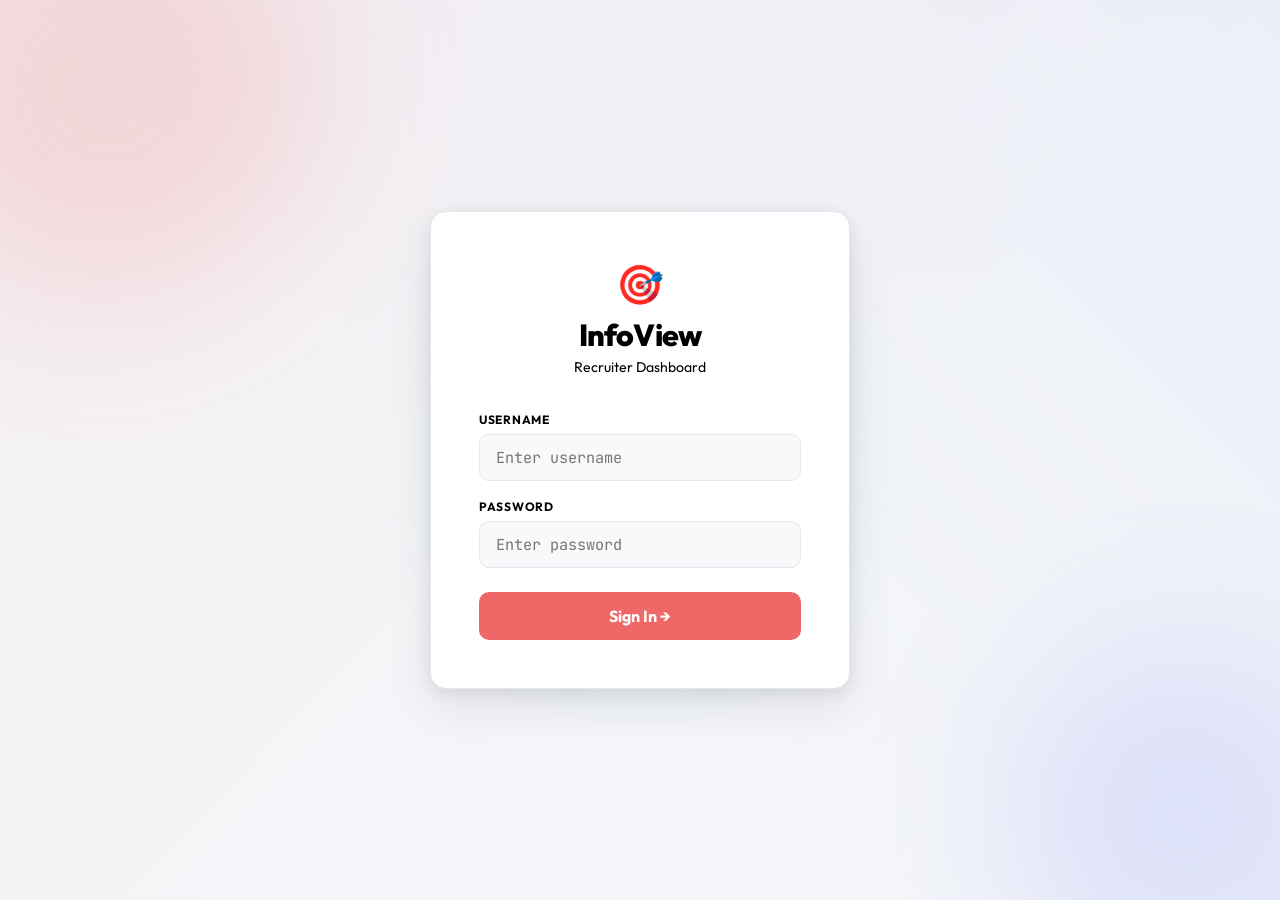
<file: dashboard/index.html>
<!-- FILE: frontend/dashboard/index.html -->
<!DOCTYPE html>
<html lang="en">
<head>
    <meta charset="UTF-8">
    <meta name="viewport" content="width=device-width, initial-scale=1.0">
    <title>InfoView Dashboard</title>
    <link href="https://fonts.googleapis.com/css2?family=JetBrains+Mono:wght@400;500&family=Outfit:wght@300;400;500;600;700;800&display=swap" rel="stylesheet">
    <link rel="stylesheet" href="style.css">
</head>
<body>

    <!-- ── LOGIN ── -->
    <div id="loginScreen" class="login-screen">
        <div class="login-bg">
            <div class="bg-orb orb1"></div>
            <div class="bg-orb orb2"></div>
            <div class="bg-orb orb3"></div>
        </div>
        <div class="login-card">
            <div class="login-brand">
                <div class="brand-icon">🎯</div>
                <h1>InfoView</h1>
                <p>Recruiter Dashboard</p>
            </div>
            <div id="loginError" class="login-error"></div>
            <div class="form-group">
                <label>Username</label>
                <input type="text" id="loginUser" placeholder="Enter username" autocomplete="off">
            </div>
            <div class="form-group">
                <label>Password</label>
                <input type="password" id="loginPass" placeholder="Enter password"
                    onkeydown="if(event.key==='Enter') doLogin()">
            </div>
            <button class="login-btn" onclick="doLogin()">Sign In →</button>
        </div>
    </div>

    <!-- ── DASHBOARD ── -->
    <div id="dashboardScreen" class="dashboard hidden">

        <!-- Sidebar with toggle -->
        <aside class="sidebar" id="sidebar">
            <div class="sidebar-top">
                <div class="sidebar-brand">
                    <span class="brand-icon">🎯</span>
                    <span class="brand-text">InfoView</span>
                </div>
                <button class="sidebar-toggle" id="sidebarToggle" onclick="toggleSidebar()" title="Collapse sidebar">‹</button>
            </div>
            <nav class="sidebar-nav">
                <a class="nav-item active" onclick="showTab('interviews', this)">
                    <span class="nav-icon">📋</span>
                    <span class="nav-label">All Interviews</span>
                </a>
                <a class="nav-item" onclick="showTab('stats', this)">
                    <span class="nav-icon">📊</span>
                    <span class="nav-label">Statistics</span>
                </a>
            </nav>
            <div class="sidebar-footer">
                <button class="logout-btn" onclick="doLogout()">
                    <span class="nav-icon">⇠</span>
                    <span class="nav-label">Logout</span>
                </button>
            </div>
        </aside>

        <!-- Main -->
        <main class="main-content" id="mainContent">

            <!-- Sticky top bar (always visible) -->
            <div class="sticky-topbar">
                <div class="topbar-left">
                    <h2 id="pageTitle">All Interviews</h2>
                    <p id="pageSubtitle">Manage and review all candidate sessions</p>
                </div>
                <div class="topbar-right">
                    <button class="refresh-btn" onclick="loadInterviews()">↻ Refresh</button>
                    <a href="../scheduler/index.html" class="schedule-btn" target="_blank">+ Schedule New</a>
                </div>
            </div>

            <!-- Interviews Tab -->
            <div id="tab-interviews" class="tab-content active">

                <!-- Filter bar (always visible below topbar) -->
                <div class="filter-bar">
                    <input type="text" id="searchInput"
                        placeholder="🔍  Search by name or email…"
                        oninput="filterInterviews()">
                    <select id="statusFilter" onchange="filterInterviews()">
                        <option value="">All Statuses</option>
                        <option value="scheduled">Scheduled</option>
                        <option value="started">Started</option>
                        <option value="in_progress">In Progress</option>
                        <option value="completed">Completed</option>
                        <option value="expired">Expired</option>
                    </select>
                </div>

                <div id="loadingState" class="loading-state">
                    <div class="spinner"></div>
                    <p>Loading interviews…</p>
                </div>
                <div id="emptyState" class="empty-state hidden">
                    <div class="empty-icon">📭</div>
                    <h3>No interviews found</h3>
                    <p>Schedule one to get started</p>
                </div>

                <!-- Table wrapper — fixed height, inner scroll -->
                <div id="interviewsTable" class="table-wrap hidden">
                    <table>
                        <thead>
                            <tr>
                                <th>Candidate</th>
                                <th>Email</th>
                                <th>Job Description</th>
                                <th>Start</th>
                                <th>End</th>
                                <th>Status</th>
                                <th>Score</th>
                                <th>Recommendation</th>
                                <th>Feedback</th>
                               <!-- <th>Action</th> -->
                            </tr>
                        </thead>
                        <tbody id="tableBody"></tbody>
                    </table>
                </div>
            </div>

            <!-- Stats Tab -->
            <div id="tab-stats" class="tab-content">
                <div class="stats-grid">
                    <div class="stat-card">
                        <div class="stat-icon">📅</div>
                        <div class="stat-val" id="statTotal">—</div>
                        <div class="stat-label">Total Scheduled</div>
                    </div>
                    <div class="stat-card">
                        <div class="stat-icon">✅</div>
                        <div class="stat-val" id="statCompleted">—</div>
                        <div class="stat-label">Completed</div>
                    </div>
                    <div class="stat-card">
                        <div class="stat-icon">🔴</div>
                        <div class="stat-val" id="statInProgress">—</div>
                        <div class="stat-label">In Progress</div>
                    </div>
                    <div class="stat-card">
                        <div class="stat-icon">⏳</div>
                        <div class="stat-val" id="statWaiting">—</div>
                        <div class="stat-label">Upcoming</div>
                    </div>
                    
                    <div class="stat-card">
                        <div class="stat-icon">⭐</div>
                        <div class="stat-val" id="statAvgScore">—</div>
                        <div class="stat-label">Avg Score</div>
                    </div> 
                    
                    <div class="stat-card">
                        <div class="stat-icon">👍</div>
                        <div class="stat-val" id="statYesRate">—</div>
                        <div class="stat-label">"Yes" Rate</div>
                    </div>
                </div>
            </div>

        </main>
    </div>

    <!-- ── READ MORE MODAL ── -->
    <div id="readMoreModal" class="modal-overlay hidden"
        onclick="if(event.target===this) closeReadMore()">
        <div class="modal-card readmore-card">
            <div class="modal-top">
                <h3 id="readMoreTitle">Details</h3>
                <button class="modal-close" onclick="closeReadMore()">✕</button>
            </div>
            <div id="readMoreBody" class="readmore-body"></div>
        </div>
    </div>

    <!-- ── DELETE MODAL ── 
    <div id="deleteModal" class="modal-overlay hidden"
        onclick="if(event.target===this) closeDeleteModal()">
        <div class="modal-card delete-card">
            <div class="modal-icon">🗑️</div>
            <h3>Delete Interview?</h3>
            <p>This will permanently remove all data for this candidate and cannot be undone.</p>
            <div class="modal-actions">
                <button class="btn-cancel" onclick="closeDeleteModal()">Cancel</button>
                <button class="btn-delete" onclick="confirmDelete()">Delete</button>
            </div>
        </div> 
    </div> -->

    <script src="script.js"></script>
</body>
</html>
</file>
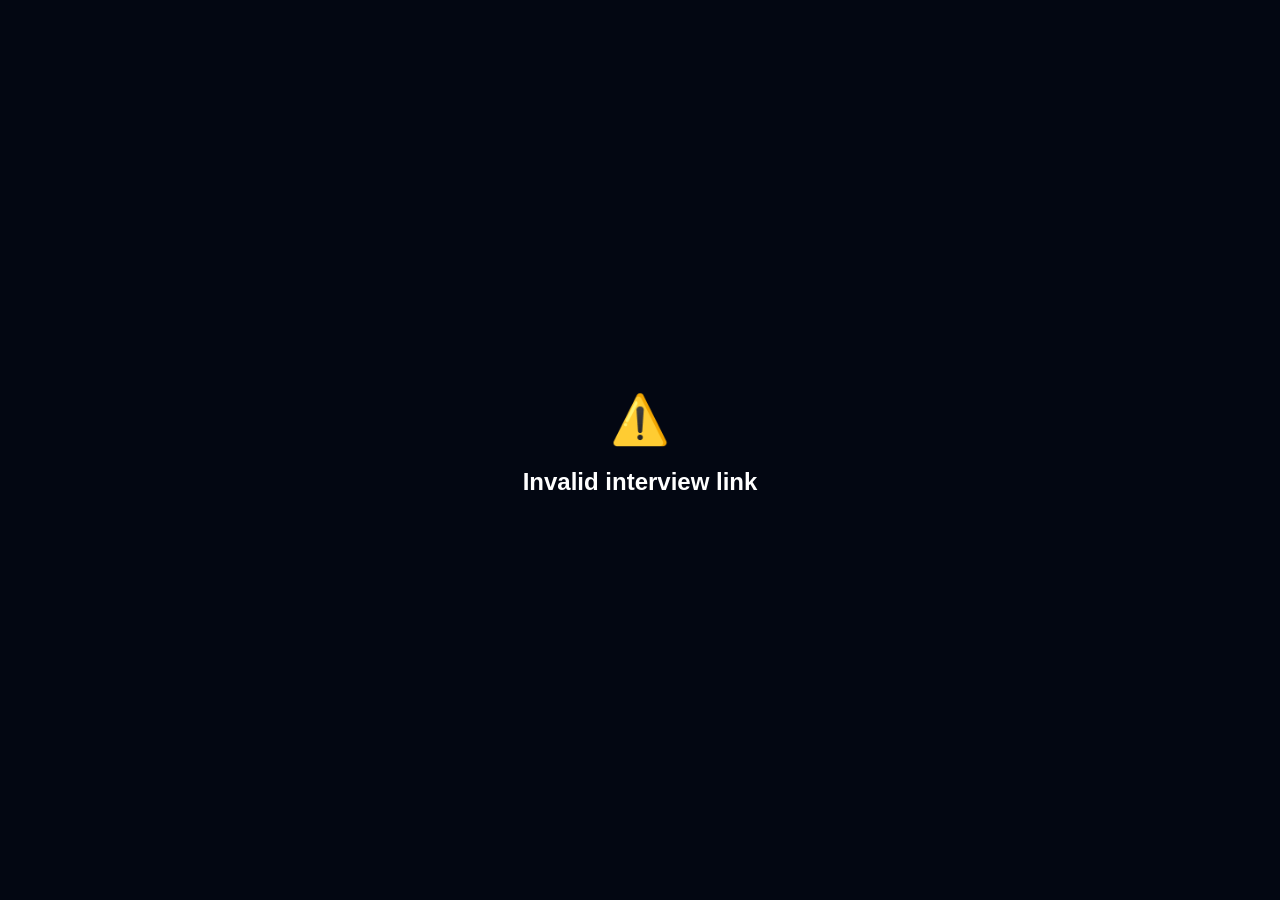
<file: interviewer/index.html>
<!-- FILE: frontend/interviewer/index.html -->
<!DOCTYPE html>
<html lang="en">
<head>
    <meta charset="UTF-8">
    <meta name="viewport" content="width=device-width, initial-scale=1.0">
    <title>Live Interview | AI Powered</title>
    <link href="https://fonts.googleapis.com/css2?family=JetBrains+Mono:wght@400;500;700&family=Outfit:wght@300;400;500;600;700;800&display=swap" rel="stylesheet">
    <link rel="stylesheet" href="interview-style.css">
</head>
<body>

    <!-- WAITING SCREEN -->
    <div id="waitingScreen" class="screen active">
        <div class="center-card">
            <div class="logo-mark">🎯</div>
            <h1>Session Starting</h1>
            <p class="sub">Prepare yourself. Interview starting soon.</p>
            <div class="countdown-large" id="waitingCountdown">00:00:00</div>
            <div class="info-pill">
                <span class="pill-label">Scheduled For</span>
                <span id="scheduledTimeDisplay" class="pill-value">Loading...</span>
            </div>
        </div>
    </div>

    <!-- INSTRUCTION SCREEN -->
    <div id="instructionScreen" class="screen">
        <div class="center-card instruction-card">
            <div class="step-badge">Before You Begin</div>
            <h1>Interview Guidelines</h1>
            <p class="sub">Please read carefully before proceeding.</p>

            <div class="instruction-list">
                <div class="inst-item">
                    <div class="inst-icon">🎙️</div>
                    <div>
                        <strong>Speak Clearly</strong>
                        <p>Your answers are recorded via microphone. Speak in a quiet environment.</p>
                    </div>
                </div>
                <div class="inst-item">
                    <div class="inst-icon">⏱️</div>
                    <div>
                        <strong>Think Time</strong>
                        <p>After each question, you get 30 seconds to think. Recording starts automatically after the countdown.</p>
                    </div>
                </div>
                <div class="inst-item">
                    <div class="inst-icon">📷</div>
                    <div>
                        <strong>Camera On</strong>
                        <p>Keep your camera enabled throughout. Your session is recorded for review.</p>
                    </div>
                </div>
                <div class="inst-item">
                    <div class="inst-icon">⚡</div>
                    <div>
                        <strong>Stay Connected</strong>
                        <p>Ensure stable internet. Do not refresh or close the tab during the interview.</p>
                    </div>
                </div>
                <div class="inst-item">
                    <div class="inst-icon">🚫</div>
                    <div>
                        <strong>No Switching Tabs</strong>
                        <p>Keep this tab active at all times. Answer from your own knowledge.</p>
                    </div>
                </div>
            </div>

            <div class="nav-buttons">
                <button class="btn-back" onclick="goToScreen('waitingScreen')">← Back</button>
                <button class="btn-next-screen" onclick="goToScreen('permissionScreen')">Continue →</button>
            </div>
        </div>
    </div>

    <!-- PERMISSION SCREEN -->
    <div id="permissionScreen" class="screen">
        <div class="center-card">
            <div class="logo-mark">🔐</div>
            <h1>Camera & Mic Access</h1>
            <p class="sub">We need access to your camera and microphone to conduct the interview.</p>

            <div class="permission-grid">
                <div class="perm-item" id="permCamera">
                    <div class="perm-icon">📷</div>
                    <strong>Camera</strong>
                    <span class="perm-status" id="camStatus">Waiting...</span>
                </div>
                <div class="perm-item" id="permMic">
                    <div class="perm-icon">🎙️</div>
                    <strong>Microphone</strong>
                    <span class="perm-status" id="micStatus">Waiting...</span>
                </div>
            </div>

            <div id="permError" class="perm-error" style="display:none;"></div>

            <div class="preview-wrap" style="display:none;" id="previewWrap">
                <video id="previewVideo" autoplay playsinline muted></video>
            </div>

            <div class="nav-buttons">
                <button class="btn-back" onclick="goToScreen('instructionScreen')">← Back</button>
                <button class="btn-start" id="startInterviewBtn" onclick="beginInterview()" disabled>
                    Start Interview →
                </button>
            </div>
        </div>
    </div>

    <!-- INTERVIEW SCREEN -->
    <div id="interviewSection" class="interview-container">
        <video id="cameraFeed" autoplay playsinline muted></video>

        <div class="interview-overlay">
            <!-- Top bar -->
            <div class="top-bar">
                <div class="timer-pill">⏱ <span id="interviewTimer">00:00</span></div>
                <div class="rec-pill"><span class="rec-dot"></span> LIVE</div>
            </div>

            <!-- Question display - clean, no box -->
            <div class="question-area">
                <div class="question-num" id="questionLabel">Question 1</div>
                <div class="question-text" id="questionText">Initializing...</div>
            </div>

            <!-- Think countdown -->
            <div class="think-wrap" id="thinkWrap" style="display:none;">
                <div class="think-label">Think Time</div>
                <div class="think-countdown" id="thinkCountdown">30</div>
                <div class="think-bar-track"><div class="think-bar" id="thinkBar"></div></div>
            </div>

            <!-- Transcription -->
            <div class="transcription-area" id="transcriptionArea" style="display:none;">
                <div class="transcript-label">YOUR ANSWER</div>
                <div class="transcript-text" id="transcriptionDisplay">Listening...</div>
            </div>

            <!-- State label -->
            <div class="state-label" id="stateLabel">Loading question...</div>

            <!-- Controls -->
            <div class="controls-bar">
                <button class="btn-end" onclick="endInterview()">End Interview</button>
                <button class="btn-next" id="nextBtn" onclick="submitAnswer()" disabled>Next Question →</button>
            </div>
        </div>
    </div>

    <!-- THANK YOU SCREEN -->
    <div id="thankYouScreen" class="screen">
        <div class="center-card thankyou-card">
            <div class="thankyou-anim">
                <div class="check-circle">✓</div>
            </div>
            <h1>Interview Complete!</h1>
            <p class="sub">Thank you for your time. Your responses have been recorded and will be reviewed by our team.</p>
            <div class="thankyou-info">
                <div class="ty-item">
                    <span class="ty-label">What happens next?</span>
                    <span class="ty-desc">Our team will evaluate your interview within 2–3 business days and reach out via email.</span>
                </div>
                <div class="ty-item">
                    <span class="ty-label">Questions?</span>
                    <span class="ty-desc">Contact your recruiter if you have any concerns about this session.</span>
                </div>
            </div>
            <div class="ty-close-hint">You can now close this window.</div>
        </div>
    </div>

    <script src="interview-script.js"></script>
</body>
</html>
</file>
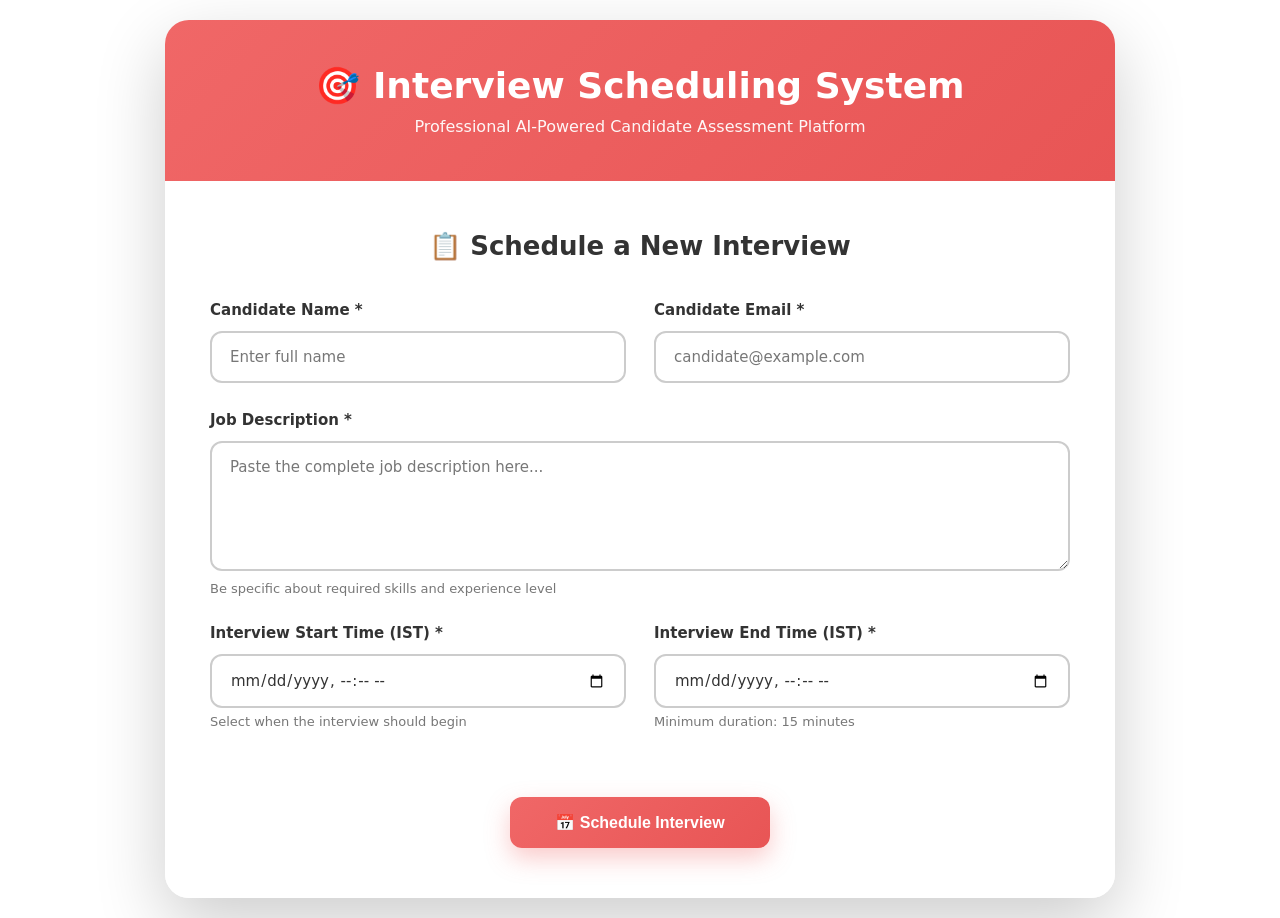
<file: scheduler/index.html>
<!DOCTYPE html>
<html lang="en">
<head>
    <meta charset="UTF-8">
    <meta name="viewport" content="width=device-width, initial-scale=1.0">
    <title>Interview Scheduling System</title>
    <link rel="stylesheet" href="style.css">
</head>
<body>
    <div class="container">
        <div class="header">
            <h1>🎯 Interview Scheduling System</h1>
            <p>Professional AI-Powered Candidate Assessment Platform</p>
        </div>

        <div class="content">
            <h2 class="section-title">📋 Schedule a New Interview</h2>

            <div id="errorAlert" class="alert alert-error"></div>
            <div id="successAlert" class="alert alert-success"></div>

            <form id="scheduleForm" onsubmit="scheduleInterview(event)">
                <div class="form-row">
                    <div class="form-group">
                        <label for="candidateName">Candidate Name *</label>
                        <input type="text" id="candidateName" required placeholder="Enter full name">
                    </div>
                    <div class="form-group">
                        <label for="candidateEmail">Candidate Email *</label>
                        <input type="email" id="candidateEmail" required placeholder="candidate@example.com">
                    </div>
                </div>

                <div class="form-group">
                    <label for="jobDescription">Job Description *</label>
                    <textarea id="jobDescription" required placeholder="Paste the complete job description here..."></textarea>
                    <div class="form-hint">Be specific about required skills and experience level</div>
                </div>

                <div class="form-row">
                    <div class="form-group">
                        <label for="startTime">Interview Start Time (IST) *</label>
                        <input type="datetime-local" id="startTime" required>
                        <div class="form-hint">Select when the interview should begin</div>
                    </div>
                    <div class="form-group">
                        <label for="endTime">Interview End Time (IST) *</label>
                        <input type="datetime-local" id="endTime" required>
                        <div class="form-hint">Minimum duration: 15 minutes</div>
                    </div>
                </div>

                <div id="confirmationBox" class="confirmation-box">
                    <h3>✅ Interview Scheduled Successfully!</h3>
                    <p>Email sent to: <strong id="sentEmail"></strong></p>
                    <p style="margin-top: 20px; font-size: 0.9rem;">Candidate will receive all interview details and joining link via email.</p>
                </div>

                <div class="button-group">
                    <button type="submit" class="btn-primary" id="scheduleBtn">
                        📅 Schedule Interview
                    </button>
                </div>
            </form>
        </div>
    </div>

    <script src="script.js"></script>
</body>
</html>
</file>
<file: dashboard/style.css>
/* FILE: frontend/dashboard/style.css */

:root {
    --bg:          #f4f6f9;
    --surface:     #ffffff;
    --surface2:    #f8f9fb;
    --border:      #e2e6ed;
    --text:        #000000;
    --muted:       #000000;
    --hint:        #9ca3af;
    --accent:      #f06767;
    --accent-h:    #e85555;
    --accent2:     #5a6bde;
    --green:       #10b981;
    --yellow:      #f59e0b;
    --red:         #ef4444;
    --blue:        #3b82f6;
    --shadow-sm:   0 1px 4px rgba(0,0,0,0.06);
    --shadow-md:   0 4px 16px rgba(0,0,0,0.08);
    --radius:      10px;

    /* Sidebar widths */
    --sb-open:     210px;
    --sb-closed:   58px;
}

*, *::before, *::after { box-sizing: border-box; margin: 0; padding: 0; }

body {
    font-family: 'Outfit', sans-serif;
    background: var(--bg);
    color: var(--text);
    min-height: 100vh;
    overflow: hidden;   /* prevent page scroll — table scrolls internally */
}

/* ═══════════════════════════════════════════════════
   LOGIN
═══════════════════════════════════════════════════ */
.login-screen {
    position: fixed; inset: 0;
    display: flex; align-items: center; justify-content: center;
    background: var(--bg); z-index: 100;
}
.login-bg {
    position: absolute; inset: 0; overflow: hidden; pointer-events: none;
    background: linear-gradient(135deg,rgba(240,103,103,0.06) 0%,transparent 60%),
                linear-gradient(225deg,rgba(90,107,222,0.05) 0%,transparent 60%);
}
.bg-orb { position: absolute; border-radius: 50%; filter: blur(80px); opacity: 0.18; }
.orb1 { width:420px;height:420px;background:#f06767;top:-120px;left:-100px;animation:drift 14s ease-in-out infinite alternate; }
.orb2 { width:360px;height:360px;background:#818cf8;bottom:-100px;right:-80px;animation:drift 17s ease-in-out infinite alternate-reverse; }
.orb3 { width:280px;height:280px;background:#34d399;top:50%;left:50%;transform:translate(-50%,-50%);animation:drift 11s ease-in-out infinite alternate; }
@keyframes drift { to { transform:translate(26px,16px); } }

.login-card {
    position: relative; z-index: 1;
    background: var(--surface); border: 1px solid var(--border);
    border-radius: 16px; padding: 48px; width: 420px;
    box-shadow: var(--shadow-md), 0 20px 48px rgba(0,0,0,0.08);
    animation: slideUp 0.45s cubic-bezier(0.22,1,0.36,1);
}
@keyframes slideUp {
    from { opacity:0; transform:translateY(28px); }
    to   { opacity:1; transform:translateY(0); }
}
.login-brand { text-align:center; margin-bottom:36px; }
.brand-icon  { font-size:2.4rem; display:block; margin-bottom:8px; color:var(--accent); }
.login-brand h1 { font-size:1.9rem; font-weight:800; letter-spacing:-0.8px; }
.login-brand p  { color:var(--muted); font-size:0.88rem; margin-top:4px; }

.login-error {
    background:#fef2f2; border:1px solid #fecaca; color:var(--red);
    border-radius:var(--radius); padding:10px 14px; font-size:0.85rem;
    margin-bottom:16px; display:none;
}
.form-group { margin-bottom:18px; }
.form-group label {
    display:block; font-size:0.75rem; font-weight:700; color:var(--muted);
    text-transform:uppercase; letter-spacing:0.06em; margin-bottom:7px;
}
.form-group input {
    width:100%; background:var(--surface2); border:1px solid var(--border);
    border-radius:var(--radius); padding:12px 16px; color:var(--text);
    font-size:0.95rem; font-family:'JetBrains Mono',monospace; outline:none;
    transition: border-color 0.2s, box-shadow 0.2s;
}
.form-group input:focus { border-color:var(--accent); box-shadow:0 0 0 3px rgba(240,103,103,0.1); }
.login-btn {
    width:100%; background:var(--accent); color:white; border:none;
    border-radius:var(--radius); padding:14px; font-size:1rem; font-weight:700;
    font-family:'Outfit',sans-serif; cursor:pointer; margin-top:6px; transition:all 0.2s;
}
.login-btn:hover { background:var(--accent-h); transform:translateY(-1px); box-shadow:0 8px 20px rgba(240,103,103,0.3); }

/* ═══════════════════════════════════════════════════
   DASHBOARD LAYOUT  — full-viewport, no page scroll
═══════════════════════════════════════════════════ */
.dashboard  { display:flex; height:100vh; overflow:hidden; }
.hidden     { display:none !important; }

/* ─── SIDEBAR ─────────────────────────────────── */
.sidebar {
    width: var(--sb-open);
    flex-shrink: 0;
    background: var(--surface);
    border-right: 1px solid var(--border);
    display: flex;
    flex-direction: column;
    padding: 0;
    height: 100vh;
    overflow: hidden;
    transition: width 0.25s ease;
    position: relative;
    box-shadow: var(--shadow-sm);
    z-index: 20;
}

/* Collapsed state */
.sidebar.collapsed { width: var(--sb-closed); }

.sidebar-top {
    display: flex;
    align-items: center;
    justify-content: space-between;
    padding: 18px 14px 14px;
    border-bottom: 1px solid var(--border);
    min-height: 58px;
    flex-shrink: 0;
}

.sidebar-brand {
    display: flex; align-items: center; gap: 9px;
    font-weight: 800; font-size: 1rem; color: var(--text);
    overflow: hidden; white-space: nowrap;
}
.sidebar-brand .brand-icon { font-size:1.25rem; color:var(--accent); flex-shrink:0; }
.brand-text { transition: opacity 0.2s; }
.sidebar.collapsed .brand-text { opacity: 0; width: 0; }

/* Toggle button */
.sidebar-toggle {
    background: var(--surface2);
    border: 1px solid var(--border);
    border-radius: 6px;
    width: 26px; height: 26px;
    display: flex; align-items: center; justify-content: center;
    cursor: pointer;
    font-size: 1rem; font-weight: 700; color: var(--muted);
    transition: all 0.2s;
    flex-shrink: 0;
    line-height: 1;
}
.sidebar-toggle:hover { background: #fff1f1; color: var(--accent); border-color: rgba(240,103,103,0.3); }
.sidebar.collapsed .sidebar-toggle { transform: rotate(180deg); }

.sidebar-nav {
    flex: 1; display: flex; flex-direction: column;
    gap: 4px; padding: 14px 8px; overflow: hidden;
}

.nav-item {
    display: flex; align-items: center; gap: 10px;
    padding: 10px 10px; border-radius: var(--radius);
    color: var(--muted); font-size: 0.88rem; font-weight: 600;
    cursor: pointer; transition: all 0.2s; text-decoration: none;
    white-space: nowrap; overflow: hidden;
}
.nav-item:hover { background:#fff1f1; color:var(--accent); }
.nav-item.active { background:#fff1f1; color:var(--accent); border-left:3px solid var(--accent); padding-left:7px; }
.nav-icon  { font-size:1rem; flex-shrink:0; }
.nav-label { transition: opacity 0.2s; }
.sidebar.collapsed .nav-label { opacity:0; width:0; }
.sidebar.collapsed .nav-item.active { border-left:none; padding-left:10px; }

.sidebar-footer {
    padding: 10px 8px 14px;
    border-top: 1px solid var(--border);
    flex-shrink: 0;
}
.logout-btn {
    width:100%; background:none; border:1px solid var(--border);
    color:var(--muted); padding:9px 10px; border-radius:var(--radius);
    cursor:pointer; font-size:0.84rem; font-family:'Outfit',sans-serif; font-weight:600;
    transition:all 0.2s; display:flex; align-items:center; gap:8px; white-space:nowrap; overflow:hidden;
}
.logout-btn:hover { border-color:var(--red); color:var(--red); background:#fef2f2; }

/* ─── MAIN CONTENT ────────────────────────────── */
.main-content {
    flex: 1;
    display: flex;
    flex-direction: column;
    height: 100vh;
    overflow: hidden;
    min-width: 0;   /* prevent flex blowout */
}

/* ─── STICKY TOP BAR ──────────────────────────── */
.sticky-topbar {
    display: flex;
    align-items: center;
    justify-content: space-between;
    background: linear-gradient(135deg, #f06767 0%, #e85555 100%);
    padding: 14px 20px;
    flex-shrink: 0;
    gap: 12px;
    box-shadow: 0 2px 8px rgba(240,103,103,0.2);
}
.topbar-left h2 {
    font-size: 1.2rem; font-weight: 800; color: #fff; letter-spacing: -0.3px;
}
.topbar-left p { color: rgba(255,255,255,0.78); font-size: 0.78rem; margin-top:2px; }

.topbar-right { display:flex; gap:8px; align-items:center; flex-shrink:0; }

.refresh-btn {
    background: rgba(255,255,255,0.18);
    border: 1px solid rgba(255,255,255,0.35);
    color: #fff; padding: 7px 14px; border-radius: var(--radius);
    cursor:pointer; font-family:'Outfit',sans-serif; font-weight:700;
    font-size:0.82rem; transition:all 0.2s; white-space:nowrap;
}
.refresh-btn:hover { background:rgba(255,255,255,0.28); }

.schedule-btn {
    background: #fff; color: var(--accent);
    padding: 7px 16px; border-radius: var(--radius);
    text-decoration:none; font-weight:800; font-size:0.82rem;
    transition:all 0.2s; box-shadow:0 2px 6px rgba(0,0,0,0.1); white-space:nowrap;
}
.schedule-btn:hover { background:#f8f8f8; transform:translateY(-1px); }

/* ─── FILTER BAR ──────────────────────────────── */
.filter-bar {
    display: flex; gap: 10px;
    padding: 12px 20px;
    background: var(--surface);
    border-bottom: 1px solid var(--border);
    flex-shrink: 0;
}
.filter-bar input, .filter-bar select {
    background: var(--surface2); border:1px solid var(--border);
    color:var(--text); padding:8px 12px; border-radius:var(--radius);
    font-size:0.85rem; font-family:'Outfit',sans-serif; outline:none;
    transition:border-color 0.2s;
}
.filter-bar input  { flex:1; min-width:0; }
.filter-bar select { flex-shrink:0; min-width:140px; }
.filter-bar input:focus, .filter-bar select:focus {
    border-color:var(--accent); box-shadow:0 0 0 3px rgba(240,103,103,0.08);
}

/* Tabs */
.tab-content { display:none; flex:1; overflow:hidden; flex-direction:column; }
.tab-content.active { display:flex; }

/* ─── TABLE AREA — fills remaining height, scrolls inside ── */
.loading-state, .empty-state {
    flex:1; display:flex; flex-direction:column;
    align-items:center; justify-content:center;
    gap:14px; padding:60px 20px; color:var(--muted);
    background: var(--bg);
}
.empty-icon { font-size:2.8rem; }
.empty-state h3 { font-size:1.05rem; color:var(--text); }

.spinner {
    width:32px; height:32px;
    border:3px solid var(--border); border-top-color:var(--accent);
    border-radius:50%; animation:spin 0.8s linear infinite;
}
@keyframes spin { to { transform:rotate(360deg); } }

.table-wrap {
    flex: 1;
    overflow: auto;          /* scrolls vertically AND horizontally */
    background: var(--surface);
    position: relative;
}

/* ─── TABLE ───────────────────────────────────── */
table {
    width: 100%;
    border-collapse: collapse;
    table-layout: fixed;     /* fixed layout so cols don't blow up */
}

/* Column widths — 10 cols total (no link col) */
colgroup, col { display: table-column; }

thead th {
    position: sticky; top: 0; z-index: 5;
    background: #f0f2f5;
    padding: 10px 12px;
    text-align: left;
    font-size: 0.7rem; font-weight: 700;
    color: var(--muted);
    text-transform: uppercase; letter-spacing: 0.06em;
    border-bottom: 2px solid var(--border);
    white-space: nowrap;
    overflow: hidden; text-overflow: ellipsis;
}

/* Specific column widths (fixed layout) */
thead th:nth-child(1)  { width: 110px; } /* Candidate */
thead th:nth-child(2)  { width: 170px; } /* Email */
thead th:nth-child(3)  { width: 160px; } /* JD */
thead th:nth-child(4)  { width: 110px; } /* Start */
thead th:nth-child(5)  { width: 110px; } /* End */
thead th:nth-child(6)  { width: 100px; } /* Status */
thead th:nth-child(7)  { width: 60px;  } /* Score */
thead th:nth-child(8)  { width: 110px; } /* Rec */
thead th:nth-child(9)  { width: 180px; } /* Feedback */
thead th:nth-child(10) { width: 72px;  } /* Action */

tbody tr {
    border-bottom: 1px solid #f1f3f6;
    transition: background 0.12s;
}
tbody tr:last-child { border-bottom: none; }
tbody tr:hover { background: #fafbfc; }

tbody td {
    padding: 11px 12px;
    font-size: 0.82rem;
    vertical-align: top;
    color: var(--text);
    overflow: hidden;
}

/* Cell helpers */
.cand-name { font-weight:700; color:var(--text); white-space:nowrap; overflow:hidden; text-overflow:ellipsis; }
.email-cell { font-family:'JetBrains Mono',monospace; font-size:0.75rem; color:var(--muted); overflow:hidden; text-overflow:ellipsis; white-space:nowrap; }

/* Date — compact two-line format */
.date-cell {
    font-family: 'JetBrains Mono', monospace;
    font-size: 0.72rem; color: var(--muted);
    line-height: 1.5;
}

/* Truncated text cells */
.trunc-cell { position:relative; }
.trunc-text {
    display:-webkit-box; -webkit-line-clamp:2; -webkit-box-orient:vertical;
    overflow:hidden; color:var(--muted); font-size:0.79rem; line-height:1.45;
}
.read-more-btn {
    background:none; border:none; color:var(--accent2); font-size:0.72rem;
    font-weight:700; cursor:pointer; padding:1px 0; margin-top:2px;
    font-family:'Outfit',sans-serif; display:block; transition:opacity 0.2s;
}
.read-more-btn:hover { opacity:0.7; }

/* Status badge */
.status-badge {
    display:inline-block; padding:3px 8px; border-radius:20px;
    font-size:0.68rem; font-weight:700; text-transform:uppercase;
    letter-spacing:0.04em; white-space:nowrap;
}
.status-scheduled   { background:#eff6ff; color:#2563eb; }
.status-started     { background:#fffbeb; color:#d97706; }
.status-in_progress { background:#fff7ed; color:#ea580c; }
.status-completed   { background:#f0fdf4; color:#16a34a; }
.status-expired     { background:#f9fafb; color:#6b7280; }

/* Score */
.score-val   { font-family:'JetBrains Mono',monospace; font-size:0.95rem; font-weight:700; color:var(--accent2); }
.score-empty { color:var(--hint); }

/* Recommendation */
.rec-badge {
    display:inline-block; padding:3px 9px; border-radius:20px;
    font-size:0.68rem; font-weight:700; text-transform:uppercase; letter-spacing:0.04em;
}
.rec-yes   { background:#f0fdf4; color:#16a34a; }
.rec-maybe { background:#fffbeb; color:#d97706; }
.rec-no    { background:#fef2f2; color:var(--red); }

/* Delete button */
.btn-del {
    background:#fef2f2; border:1px solid #fecaca; color:var(--red);
    padding:5px 9px; border-radius:7px; font-size:0.74rem; font-weight:600;
    cursor:pointer; font-family:'Outfit',sans-serif; transition:all 0.2s; white-space:nowrap;
}
.btn-del:hover { background:#fee2e2; border-color:var(--red); }

/* ─── STATS TAB ───────────────────────────────── */
#tab-stats {
    padding: 20px;
    overflow-y: auto;
}
.stats-grid {
    display: grid;
    grid-template-columns: repeat(auto-fill, minmax(180px, 1fr));
    gap: 14px;
}
.stat-card {
    background:var(--surface); border:1px solid var(--border);
    border-radius:var(--radius); padding:22px 18px;
    box-shadow:var(--shadow-sm); transition:transform 0.2s, box-shadow 0.2s;
}
.stat-card:hover { transform:translateY(-2px); box-shadow:var(--shadow-md); }
.stat-icon  { font-size:1.5rem; margin-bottom:10px; }
.stat-val   { font-size:2rem; font-weight:800; letter-spacing:-1px; margin-bottom:4px; }
.stat-label { font-size:0.76rem; color:var(--muted); font-weight:600; }

/* ═══════════════════════════════════════════════════
   MODALS
═══════════════════════════════════════════════════ */
.modal-overlay {
    position:fixed; inset:0; background:rgba(0,0,0,0.35);
    display:flex; align-items:center; justify-content:center;
    z-index:200; backdrop-filter:blur(3px); animation:fadeIn 0.2s ease;
}
@keyframes fadeIn { from{opacity:0} to{opacity:1} }

.modal-card {
    background:var(--surface); border:1px solid var(--border);
    border-radius:16px; padding:32px; position:relative;
    box-shadow:0 20px 60px rgba(0,0,0,0.15);
    animation:cardPop 0.22s cubic-bezier(0.22,1,0.36,1);
}
@keyframes cardPop { from{opacity:0;transform:scale(0.95)} to{opacity:1;transform:scale(1)} }

.readmore-card {
    max-width:580px; width:92%; max-height:80vh; overflow-y:auto; padding:24px 28px;
}
.modal-top {
    display:flex; align-items:center; justify-content:space-between;
    margin-bottom:16px; padding-bottom:12px; border-bottom:1px solid var(--border);
}
.modal-top h3 { font-size:1rem; font-weight:800; }
.modal-close {
    background:none; border:none; color:var(--muted);
    font-size:0.95rem; cursor:pointer; padding:4px 8px; border-radius:6px; transition:all 0.2s;
}
.modal-close:hover { background:#f3f4f6; color:var(--text); }
.readmore-body { font-size:0.88rem; color:var(--muted); line-height:1.75; white-space:pre-wrap; word-break:break-word; }

.delete-card { max-width:380px; width:92%; text-align:center; }
.modal-icon  { font-size:2.2rem; margin-bottom:12px; }
.modal-card h3 { font-size:1.1rem; font-weight:800; margin-bottom:9px; }
.modal-card p  { color:var(--muted); line-height:1.6; font-size:0.86rem; }
.modal-actions { display:flex; gap:10px; margin-top:22px; justify-content:center; }
.btn-cancel {
    background:var(--surface2); border:1px solid var(--border); color:var(--text);
    padding:10px 22px; border-radius:var(--radius); font-weight:700;
    font-family:'Outfit',sans-serif; cursor:pointer; transition:all 0.2s; font-size:0.86rem;
}
.btn-cancel:hover { border-color:var(--muted); }
.btn-delete {
    background:var(--red); border:none; color:white;
    padding:10px 22px; border-radius:var(--radius); font-weight:700;
    font-family:'Outfit',sans-serif; cursor:pointer; font-size:0.86rem; transition:all 0.2s;
}
.btn-delete:hover { background:#dc2626; }
.btn-delete:disabled { opacity:0.5; cursor:not-allowed; }

/* ═══════════════════════════════════════════════════
   RESPONSIVE
═══════════════════════════════════════════════════ */
@media (max-width: 900px) {
    :root { --sb-open: 185px; }
    thead th:nth-child(1) { width: 90px; }
    thead th:nth-child(2) { width: 145px; }
}

@media (max-width: 680px) {
    .sticky-topbar { padding: 10px 14px; gap: 8px; }
    .topbar-left h2 { font-size: 1rem; }
    .topbar-left p  { display: none; }
    .refresh-btn  { padding: 6px 10px; font-size: 0.76rem; }
    .schedule-btn { padding: 6px 10px; font-size: 0.76rem; }
    .filter-bar   { padding: 10px 14px; gap: 8px; }
    .filter-bar select { min-width: 110px; }
    :root { --sb-open: 160px; }
}

@media (max-width: 480px) {
    .login-card { width: 92%; padding: 32px 22px; }
    .sticky-topbar { flex-wrap: wrap; }
    .topbar-right { width: 100%; justify-content: flex-end; }
    .filter-bar { flex-direction: column; }
    .filter-bar select { width: 100%; }
    :root { --sb-open: 185px; }
    /* Always collapse on small screens */
    .sidebar { width: var(--sb-closed); }
    .brand-text, .nav-label, .logout-btn .nav-label { opacity:0; width:0; }
}
</file>
<file: interviewer/interview-style.css>
/* FILE: frontend/interviewer/interview-style.css */

:root {
    --bg:          #f4f6f9;
    --surface:     #ffffff;
    --surface2:    #f8f9fb;
    --border:      #e2e6ed;
    --text:        #1a202c;
    --text-muted:  #6b7280;
    --hint:        #9ca3af;
    --accent:      #f06767;
    --accent-h:    #e85555;
    --accent2:     #5a6bde;
    --accent2-h:   #4a5bce;
    --green:       #10b981;
    --yellow:      #f59e0b;
    --red:         #ef4444;
    --shadow-sm:   0 1px 4px rgba(0,0,0,0.06);
    --shadow-md:   0 4px 20px rgba(0,0,0,0.09);
    --shadow-lg:   0 12px 40px rgba(0,0,0,0.12);
    --font:        'Outfit', sans-serif;
    --font-mono:   'JetBrains Mono', monospace;
    --radius:      10px;
}

*, *::before, *::after { box-sizing: border-box; margin: 0; padding: 0; }

body {
    font-family: var(--font);
    background: var(--bg);
    color: var(--text);
    min-height: 100vh;
    overflow: hidden;
}

/* ═══════════════════════════════════════════════════════
   SCREEN SYSTEM
═══════════════════════════════════════════════════════ */
.screen {
    display: none;
    position: fixed; inset: 0;
    background: var(--bg);
    align-items: center;
    justify-content: center;
    z-index: 10;
    overflow-y: auto;
}

.screen.active { display: flex; }

/* Soft ambient background — light version */
.screen::before {
    content: '';
    position: fixed; inset: 0;
    background:
        radial-gradient(ellipse at 15% 15%, rgba(240,103,103,0.07) 0%, transparent 55%),
        radial-gradient(ellipse at 85% 85%, rgba(90,107,222,0.06) 0%, transparent 55%);
    pointer-events: none;
    z-index: 0;
}

/* ── Center card ─────────────────────────────────────── */
.center-card {
    position: relative; z-index: 1;
    width: 100%; max-width: 600px;
    margin: auto;
    padding: 48px 44px;
    text-align: center;
    background: var(--surface);
    border: 1px solid var(--border);
    border-radius: 20px;
    box-shadow: var(--shadow-lg);
    animation: cardIn 0.45s cubic-bezier(0.22, 1, 0.36, 1);
}

@keyframes cardIn {
    from { opacity: 0; transform: translateY(24px); }
    to   { opacity: 1; transform: translateY(0); }
}

.logo-mark {
    font-size: 3rem;
    margin-bottom: 18px;
    display: block;
    animation: popIn 0.5s cubic-bezier(0.34, 1.56, 0.64, 1);
}
@keyframes popIn {
    from { transform: scale(0.5); opacity: 0; }
    to   { transform: scale(1);   opacity: 1; }
}

.center-card h1 {
    font-size: 2rem;
    font-weight: 800;
    letter-spacing: -0.8px;
    margin-bottom: 10px;
    color: var(--text);
}

.sub {
    color: var(--text-muted);
    font-size: 0.95rem;
    line-height: 1.65;
    margin-bottom: 28px;
}

/* ═══════════════════════════════════════════════════════
   WAITING SCREEN
═══════════════════════════════════════════════════════ */
.countdown-large {
    font-family: var(--font-mono);
    font-size: 3.8rem;
    font-weight: 700;
    letter-spacing: -2px;
    color: var(--accent);
    margin: 20px 0;
    font-variant-numeric: tabular-nums;
    text-shadow: none;
}

.info-pill {
    display: inline-flex;
    flex-direction: column;
    align-items: center;
    background: #fff4f4;
    border: 1px solid rgba(240,103,103,0.25);
    border-radius: var(--radius);
    padding: 14px 28px;
    gap: 4px;
}

.pill-label {
    font-size: 0.72rem;
    color: var(--text-muted);
    text-transform: uppercase;
    letter-spacing: 0.07em;
    font-weight: 700;
}

.pill-value {
    font-weight: 700;
    color: var(--accent2);
    font-size: 1rem;
    font-family: var(--font-mono);
}

/* ═══════════════════════════════════════════════════════
   INSTRUCTION SCREEN
═══════════════════════════════════════════════════════ */
.instruction-card {
    text-align: left;
    max-width: 680px;
    padding: 44px 44px;
}

.step-badge {
    display: inline-block;
    background: #eff2ff;
    border: 1px solid #c7d2fe;
    color: var(--accent2);
    padding: 4px 14px;
    border-radius: 20px;
    font-size: 0.76rem;
    font-weight: 700;
    text-transform: uppercase;
    letter-spacing: 0.06em;
    margin-bottom: 16px;
}

.instruction-card h1 { text-align: left; font-size: 1.8rem; }
.instruction-card .sub { text-align: left; margin-bottom: 24px; }

.instruction-list {
    display: flex;
    flex-direction: column;
    gap: 12px;
    margin-bottom: 32px;
}

.inst-item {
    display: flex;
    align-items: flex-start;
    gap: 14px;
    background: var(--surface2);
    border: 1px solid var(--border);
    border-radius: var(--radius);
    padding: 14px 18px;
    transition: border-color 0.2s, box-shadow 0.2s;
}

.inst-item:hover {
    border-color: rgba(240,103,103,0.3);
    box-shadow: var(--shadow-sm);
}

.inst-icon {
    font-size: 1.25rem;
    flex-shrink: 0;
    margin-top: 2px;
}

.inst-item strong {
    display: block;
    font-weight: 700;
    margin-bottom: 3px;
    font-size: 0.92rem;
    color: var(--text);
}

.inst-item p {
    font-size: 0.83rem;
    color: var(--text-muted);
    line-height: 1.5;
}

/* ═══════════════════════════════════════════════════════
   PERMISSION SCREEN
═══════════════════════════════════════════════════════ */
.permission-grid {
    display: flex;
    gap: 14px;
    justify-content: center;
    margin-bottom: 22px;
}

.perm-item {
    background: var(--surface2);
    border: 1px solid var(--border);
    border-radius: var(--radius);
    padding: 24px 28px;
    display: flex;
    flex-direction: column;
    align-items: center;
    gap: 8px;
    min-width: 140px;
    transition: border-color 0.3s, box-shadow 0.3s;
}

.perm-item.granted {
    border-color: rgba(16,185,129,0.45);
    background: #f0fdf9;
    box-shadow: 0 0 0 3px rgba(16,185,129,0.08);
}

.perm-item.denied {
    border-color: rgba(240,103,103,0.45);
    background: #fff4f4;
    box-shadow: 0 0 0 3px rgba(240,103,103,0.08);
}

.perm-icon { font-size: 2rem; }

.perm-item strong {
    font-weight: 700;
    font-size: 0.88rem;
    color: var(--text);
}

.perm-status {
    font-size: 0.76rem;
    color: var(--text-muted);
    font-weight: 600;
}

.perm-item.granted .perm-status { color: var(--green); }
.perm-item.denied  .perm-status { color: var(--accent); }

.perm-error {
    background: #fff4f4;
    border: 1px solid rgba(240,103,103,0.3);
    border-radius: var(--radius);
    padding: 12px 16px;
    color: var(--accent);
    font-size: 0.84rem;
    margin-bottom: 16px;
    line-height: 1.5;
}

.preview-wrap {
    width: 260px;
    height: 170px;
    border-radius: var(--radius);
    overflow: hidden;
    border: 2px solid rgba(16,185,129,0.35);
    margin: 0 auto 22px;
    box-shadow: var(--shadow-sm);
}

.preview-wrap video {
    width: 100%; height: 100%;
    object-fit: cover;
    transform: scaleX(-1);
}

/* ═══════════════════════════════════════════════════════
   NAV BUTTONS (shared across screens)
═══════════════════════════════════════════════════════ */
.nav-buttons {
    display: flex;
    gap: 12px;
    justify-content: center;
    margin-top: 8px;
}

.btn-back {
    background: var(--surface2);
    border: 1px solid var(--border);
    color: var(--text-muted);
    padding: 13px 28px;
    border-radius: var(--radius);
    font-size: 0.92rem;
    font-weight: 700;
    font-family: var(--font);
    cursor: pointer;
    transition: all 0.2s;
}
.btn-back:hover {
    border-color: #cbd5e1;
    color: var(--text);
    background: var(--surface);
}

.btn-next-screen {
    background: var(--accent2);
    border: none;
    color: white;
    padding: 13px 32px;
    border-radius: var(--radius);
    font-size: 0.92rem;
    font-weight: 700;
    font-family: var(--font);
    cursor: pointer;
    transition: all 0.2s;
    box-shadow: 0 4px 14px rgba(90,107,222,0.3);
}
.btn-next-screen:hover {
    background: var(--accent2-h);
    transform: translateY(-1px);
    box-shadow: 0 8px 20px rgba(90,107,222,0.38);
}

.btn-start {
    background: var(--accent);
    border: none;
    color: white;
    padding: 13px 32px;
    border-radius: var(--radius);
    font-size: 0.92rem;
    font-weight: 700;
    font-family: var(--font);
    cursor: pointer;
    transition: all 0.2s;
    box-shadow: 0 4px 14px rgba(240,103,103,0.3);
}
.btn-start:disabled {
    opacity: 0.38;
    cursor: not-allowed;
    box-shadow: none;
}
.btn-start:not(:disabled):hover {
    background: var(--accent-h);
    transform: translateY(-1px);
    box-shadow: 0 8px 22px rgba(240,103,103,0.38);
}

/* ═══════════════════════════════════════════════════════
   INTERVIEW SCREEN  (stays dark — camera overlay)
═══════════════════════════════════════════════════════ */
.interview-container {
    display: none;
    position: fixed; inset: 0;
    background: #000;
}
.interview-container.active { display: block; }

.interview-container video {
    width: 100%; height: 100%;
    object-fit: cover;
    opacity: 0.55;
}

.interview-overlay {
    position: absolute; inset: 0;
    display: flex;
    flex-direction: column;
    justify-content: space-between;
    padding: 24px 32px 28px;
}

/* ── Top bar ─────────────────────────────────────────── */
.top-bar {
    display: flex;
    justify-content: space-between;
    align-items: center;
}

.timer-pill {
    background: rgba(255,255,255,0.15);
    backdrop-filter: blur(12px);
    border: 1px solid rgba(255,255,255,0.22);
    border-radius: 20px;
    padding: 7px 18px;
    font-size: 0.88rem;
    font-weight: 700;
    font-family: var(--font-mono);
    font-variant-numeric: tabular-nums;
    color: #fff;
}

.rec-pill {
    background: rgba(240,103,103,0.18);
    border: 1px solid rgba(240,103,103,0.4);
    border-radius: 20px;
    padding: 7px 16px;
    font-size: 0.76rem;
    font-weight: 700;
    letter-spacing: 0.08em;
    display: flex;
    align-items: center;
    gap: 7px;
    color: #ff9090;
}

.rec-dot {
    width: 7px; height: 7px;
    background: #ff7070;
    border-radius: 50%;
    animation: blink 1.2s ease-in-out infinite;
}
@keyframes blink {
    0%, 100% { opacity: 1; }
    50%       { opacity: 0.2; }
}

/* ── Question area ───────────────────────────────────── */
.question-area {
    flex: 1;
    display: flex;
    flex-direction: column;
    align-items: center;
    justify-content: center;
    text-align: center;
    padding: 0 60px;
    gap: 14px;
}

.question-num {
    font-size: 0.75rem;
    font-weight: 700;
    text-transform: uppercase;
    letter-spacing: 0.12em;
    color: #a5b4fc;
    background: rgba(90,107,222,0.18);
    border: 1px solid rgba(90,107,222,0.3);
    padding: 4px 14px;
    border-radius: 20px;
    display: inline-block;
}

.question-text {
    font-size: clamp(1.25rem, 2.5vw, 2rem);
    font-weight: 700;
    line-height: 1.45;
    color: #ffffff;
    text-shadow: 0 2px 24px rgba(0,0,0,0.9);
    max-width: 780px;
    animation: qFadeIn 0.5s ease;
}
@keyframes qFadeIn {
    from { opacity: 0; transform: translateY(10px); }
    to   { opacity: 1; transform: translateY(0); }
}

/* ── Think time ──────────────────────────────────────── */
.think-wrap {
    display: flex;
    flex-direction: column;
    align-items: center;
    gap: 6px;
    margin-bottom: 10px;
    animation: fadeIn 0.3s ease;
}
@keyframes fadeIn { from { opacity: 0; } to { opacity: 1; } }

.think-label {
    font-size: 0.72rem;
    font-weight: 700;
    letter-spacing: 0.1em;
    text-transform: uppercase;
    color: #fbbf24;
}

.think-countdown {
    font-family: var(--font-mono);
    font-size: 3rem;
    font-weight: 700;
    color: #fbbf24;
    font-variant-numeric: tabular-nums;
    line-height: 1;
    text-shadow: 0 0 20px rgba(251,191,36,0.4);
}

.think-bar-track {
    width: 180px;
    height: 4px;
    background: rgba(255,255,255,0.12);
    border-radius: 4px;
    overflow: hidden;
}

.think-bar {
    height: 100%;
    background: #fbbf24;
    border-radius: 4px;
    width: 100%;
    transition: width 1s linear;
}

/* ── Transcription area ──────────────────────────────── */
.transcription-area {
    margin-bottom: 8px;
    text-align: center;
    animation: fadeIn 0.3s ease;
}

.transcript-label {
    font-size: 0.68rem;
    font-weight: 700;
    letter-spacing: 0.1em;
    color: #6ee7b7;
    margin-bottom: 6px;
    text-transform: uppercase;
}

.transcript-text {
    font-size: 0.92rem;
    color: rgba(255,255,255,0.85);
    max-width: 640px;
    margin: 0 auto;
    line-height: 1.55;
    min-height: 48px;
    background: rgba(0,0,0,0.45);
    backdrop-filter: blur(12px);
    border: 1px solid rgba(255,255,255,0.1);
    border-radius: var(--radius);
    padding: 12px 20px;
}

/* ── State label ─────────────────────────────────────── */
.state-label {
    text-align: center;
    font-size: 0.83rem;
    font-weight: 600;
    color: rgba(255,255,255,0.52);
    margin-bottom: 6px;
    letter-spacing: 0.03em;
}

/* ── Controls bar ────────────────────────────────────── */
.controls-bar {
    display: flex;
    justify-content: space-between;
    align-items: center;
    gap: 12px;
}

.btn-end {
    background: rgba(255,255,255,0.08);
    border: 1px solid rgba(248,113,113,0.4);
    color: #fca5a5;
    padding: 12px 22px;
    border-radius: var(--radius);
    font-size: 0.88rem;
    font-weight: 700;
    font-family: var(--font);
    cursor: pointer;
    transition: all 0.2s;
    backdrop-filter: blur(8px);
}
.btn-end:hover {
    background: rgba(248,113,113,0.2);
    border-color: rgba(248,113,113,0.65);
    color: #fff;
}

.btn-next {
    background: var(--accent2);
    border: none;
    color: white;
    padding: 12px 26px;
    border-radius: var(--radius);
    font-size: 0.88rem;
    font-weight: 700;
    font-family: var(--font);
    cursor: pointer;
    transition: all 0.2s;
    box-shadow: 0 4px 14px rgba(90,107,222,0.4);
}
.btn-next:disabled {
    opacity: 0.3;
    cursor: not-allowed;
    box-shadow: none;
}
.btn-next:not(:disabled):hover {
    background: var(--accent2-h);
    transform: translateY(-1px);
    box-shadow: 0 8px 20px rgba(90,107,222,0.45);
}

/* ═══════════════════════════════════════════════════════
   THANK YOU SCREEN
═══════════════════════════════════════════════════════ */
.thankyou-card {
    max-width: 500px;
}

.thankyou-anim {
    margin-bottom: 24px;
}

.check-circle {
    width: 76px; height: 76px;
    background: linear-gradient(135deg, var(--green), #059669);
    border-radius: 50%;
    display: flex;
    align-items: center;
    justify-content: center;
    font-size: 2rem;
    color: white;
    margin: 0 auto;
    animation: popIn 0.55s cubic-bezier(0.34, 1.56, 0.64, 1);
    box-shadow: 0 0 0 8px rgba(16,185,129,0.12), var(--shadow-md);
}

.thankyou-info {
    display: flex;
    flex-direction: column;
    gap: 12px;
    margin: 24px 0;
    text-align: left;
}

.ty-item {
    background: var(--surface2);
    border: 1px solid var(--border);
    border-radius: var(--radius);
    padding: 16px 18px;
    display: flex;
    flex-direction: column;
    gap: 5px;
    transition: border-color 0.2s;
}
.ty-item:hover { border-color: rgba(240,103,103,0.25); }

.ty-label {
    font-weight: 700;
    font-size: 0.88rem;
    color: var(--text);
}

.ty-desc {
    font-size: 0.83rem;
    color: var(--text-muted);
    line-height: 1.55;
}

.ty-close-hint {
    font-size: 0.8rem;
    color: var(--hint);
    margin-top: 6px;
}

/* ═══════════════════════════════════════════════════════
   MEDIA QUERIES
═══════════════════════════════════════════════════════ */

/* Tablet landscape */
@media (min-width: 768px) and (max-width: 1023px) {
    .center-card { max-width: 560px; padding: 40px 36px; }
    .instruction-card { max-width: 640px; padding: 40px 36px; }
    .question-area { padding: 0 40px; }
    .interview-overlay { padding: 20px 24px 24px; }
}

/* Tablet portrait */
@media (min-width: 600px) and (max-width: 767px) {
    .center-card { max-width: 520px; padding: 32px 28px; border-radius: 16px; }
    .instruction-card { padding: 32px 28px; }
    .center-card h1 { font-size: 1.7rem; }
    .countdown-large { font-size: 3rem; }
    .nav-buttons { flex-wrap: wrap; }
    .btn-back, .btn-next-screen, .btn-start { flex: 1; justify-content: center; }
    .question-area { padding: 0 24px; }
    .interview-overlay { padding: 16px 20px 20px; }
    .question-text { font-size: clamp(1.1rem, 3.5vw, 1.6rem); }
}

/* Mobile */
@media (max-width: 599px) {
    body { overflow-y: auto; }

    .center-card {
        max-width: 100%;
        margin: 16px;
        padding: 24px 20px;
        border-radius: 14px;
        width: calc(100% - 32px);
    }
    .instruction-card { padding: 24px 20px; }
    .center-card h1 { font-size: 1.45rem; letter-spacing: -0.4px; }
    .sub { font-size: 0.88rem; margin-bottom: 20px; }
    .logo-mark { font-size: 2.4rem; margin-bottom: 14px; }

    .countdown-large { font-size: 2.6rem; }
    .info-pill { padding: 12px 20px; }

    .step-badge { font-size: 0.7rem; }
    .instruction-list { gap: 10px; margin-bottom: 24px; }
    .inst-item { padding: 12px 14px; gap: 12px; }
    .inst-item strong { font-size: 0.86rem; }
    .inst-item p { font-size: 0.79rem; }

    .permission-grid { gap: 10px; }
    .perm-item { padding: 18px 20px; min-width: 120px; }
    .perm-icon { font-size: 1.6rem; }
    .preview-wrap { width: 220px; height: 145px; }

    .nav-buttons { flex-direction: column; gap: 10px; }
    .btn-back, .btn-next-screen, .btn-start {
        width: 100%; padding: 13px; text-align: center;
        justify-content: center;
    }

    /* Interview screen on mobile */
    .interview-overlay { padding: 14px 14px 16px; }
    .question-area { padding: 0 12px; gap: 10px; }
    .question-text  { font-size: clamp(1rem, 5vw, 1.4rem); }
    .question-num   { font-size: 0.68rem; }
    .think-countdown { font-size: 2.2rem; }
    .think-bar-track { width: 140px; }
    .transcript-text { font-size: 0.84rem; padding: 10px 14px; }
    .timer-pill { padding: 6px 12px; font-size: 0.8rem; }
    .rec-pill   { padding: 6px 12px; font-size: 0.7rem; }
    .btn-end  { padding: 10px 16px; font-size: 0.82rem; }
    .btn-next { padding: 10px 18px; font-size: 0.82rem; }
    .controls-bar { gap: 8px; }

    /* Thank you */
    .check-circle { width: 64px; height: 64px; font-size: 1.6rem; }
    .thankyou-info { gap: 10px; margin: 20px 0; }
    .ty-item { padding: 14px 16px; }
}

/* Very small phones */
@media (max-width: 380px) {
    .center-card { margin: 10px; padding: 20px 16px; width: calc(100% - 20px); }
    .center-card h1 { font-size: 1.25rem; }
    .countdown-large { font-size: 2.2rem; }
    .perm-item { min-width: 100px; padding: 14px 14px; }
    .permission-grid { flex-wrap: wrap; justify-content: center; }
}
</file>
<file: scheduler/style.css>
* {
    margin: 0;
    padding: 0;
    box-sizing: border-box;
}

body {
    font-family: 'Inter', 'Segoe UI', system-ui, -apple-system, sans-serif;
    background:  #FFFFFF;
    min-height: 100vh;
    display: flex;
    justify-content: center;
    align-items: center;
    padding: 20px;
}

.container {
    width: 100%;
    max-width: 950px;
    background: #FFFFFF;
    border-radius: 24px;
    box-shadow: 0 25px 70px rgba(0, 0, 0, 0.2);
    overflow: hidden;
}

.header {
    background: linear-gradient(135deg, #F06767 0%, #E85555 100%);
    color: #FFFFFF;
    padding: 45px 35px;
    text-align: center;
}

.header h1 {
    font-size: 36px;
    margin-bottom: 10px;
    font-weight: 800;
    color: #FFFFFF;
}

.header p {
    font-size: 16px;
    opacity: 0.95;
    color: #FFFFFF;
}

.content {
    padding: 50px 45px;
    background: #FFFFFF;
}

.form-group {
    margin-bottom: 28px;
}

label {
    display: block;
    margin-bottom: 12px;
    font-weight: 600;
    color: #333333;
    font-size: 15px;
}

input[type="text"],
input[type="email"],
input[type="datetime-local"],
textarea {
    width: 100%;
    padding: 15px 18px;
    border: 2px solid #CCCCCC;
    border-radius: 12px;
    font-size: 15px;
    transition: all 0.3s ease;
    font-family: inherit;
    background: #FFFFFF;
    color: #333333;
}

input::placeholder,
textarea::placeholder {
    color: #777777;
}

input:focus,
textarea:focus {
    outline: none;
    border-color: #F06767;
    box-shadow: 0 0 0 4px rgba(240, 103, 103, 0.1);
    background: #FFFFFF;
}

textarea {
    resize: vertical;
    min-height: 130px;
}

.form-row {
    display: grid;
    grid-template-columns: 1fr 1fr;
    gap: 28px;
}

.section-title {
    font-size: 26px;
    font-weight: 800;
    color: #333333;
    margin-bottom: 40px;
    text-align: center;
}

.alert {
    padding: 16px 22px;
    border-radius: 12px;
    margin-bottom: 28px;
    border-left: 5px solid;
    font-size: 14px;
    font-weight: 500;
    display: none;
    animation: slideIn 0.3s ease;
}

.alert-error {
    background: #FFE5E5;
    color: #D32F2F;
    border-left-color: #F06767;
}

.alert-success {
    background: #E8F5E9;
    color: #2e7d32;
    border-left-color: #4caf50;
}

@keyframes slideIn {
    from {
        opacity: 0;
        transform: translateY(-10px);
    }
    to {
        opacity: 1;
        transform: translateY(0);
    }
}

.button-group {
    display: flex;
    gap: 18px;
    margin-top: 40px;
    justify-content: center;
}

button {
    padding: 16px 45px;
    border: none;
    border-radius: 12px;
    font-size: 16px;
    font-weight: 700;
    cursor: pointer;
    transition: all 0.3s ease;
}

.btn-primary {
    background: linear-gradient(135deg, #F06767 0%, #E85555 100%);
    color: #FFFFFF;
    box-shadow: 0 10px 25px rgba(240, 103, 103, 0.35);
}

.btn-primary:hover:not(:disabled) {
    transform: translateY(-3px);
    box-shadow: 0 15px 35px rgba(240, 103, 103, 0.45);
    background: linear-gradient(135deg, #E85555 0%, #D94444 100%);
}

.btn-primary:disabled {
    opacity: 0.5;
    cursor: not-allowed;
}

.confirmation-box {
    background: linear-gradient(135deg, #FFE5E5 0%, #FFCCCC 100%);
    border: 2px solid #F06767;
    border-radius: 18px;
    padding: 35px;
    margin-top: 35px;
    text-align: center;
    display: none;
}

.confirmation-box.show {
    display: block;
    animation: slideIn 0.4s ease;
}

.confirmation-box h3 {
    color: #333333;
    margin-bottom: 18px;
    font-size: 22px;
}

.confirmation-box p {
    color: #333333;
    margin: 12px 0;
}

.confirmation-box strong {
    color: #F06767;
}

.form-hint {
    font-size: 13px;
    color: #777777;
    margin-top: 6px;
}

@media (max-width: 600px) {
    .form-row {
        grid-template-columns: 1fr;
    }

    .header h1 {
        font-size: 26px;
    }

    .content {
        padding: 30px 25px;
    }

    button {
        width: 100%;
    }
}
</file>
